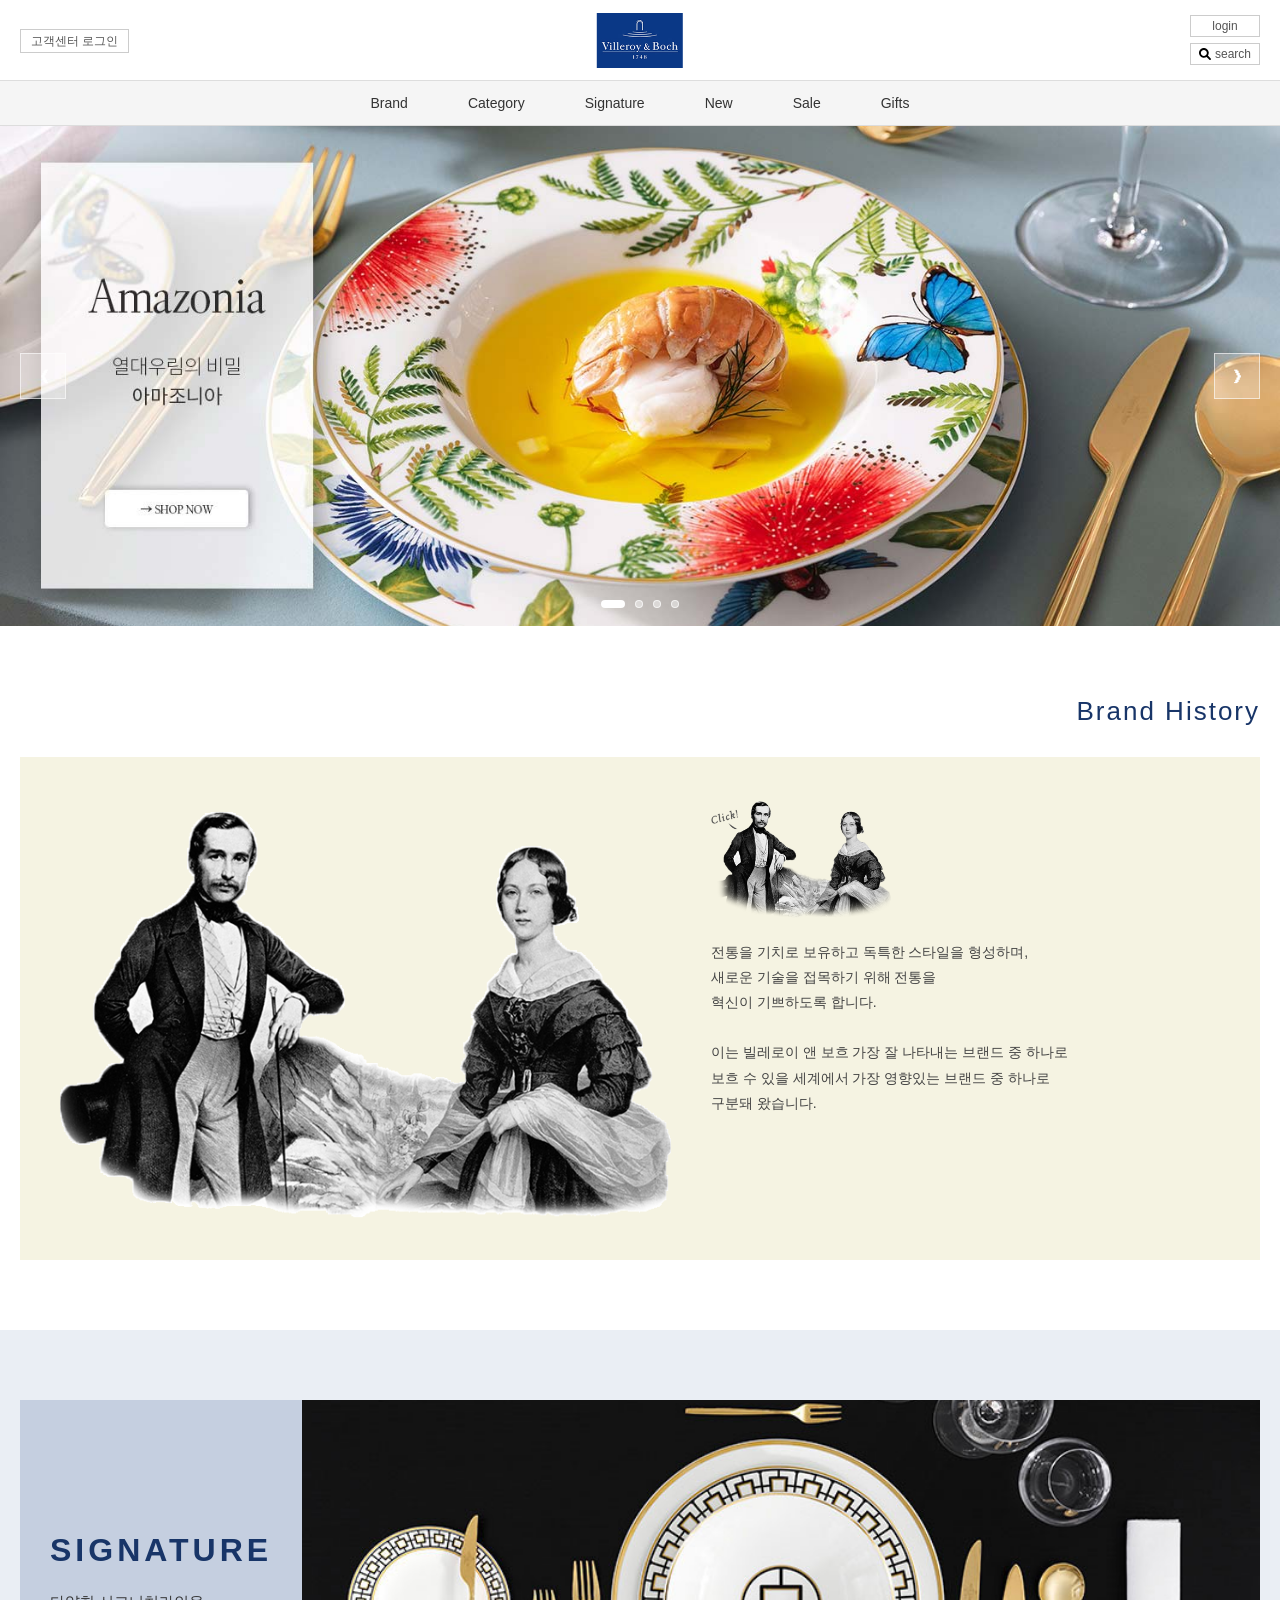
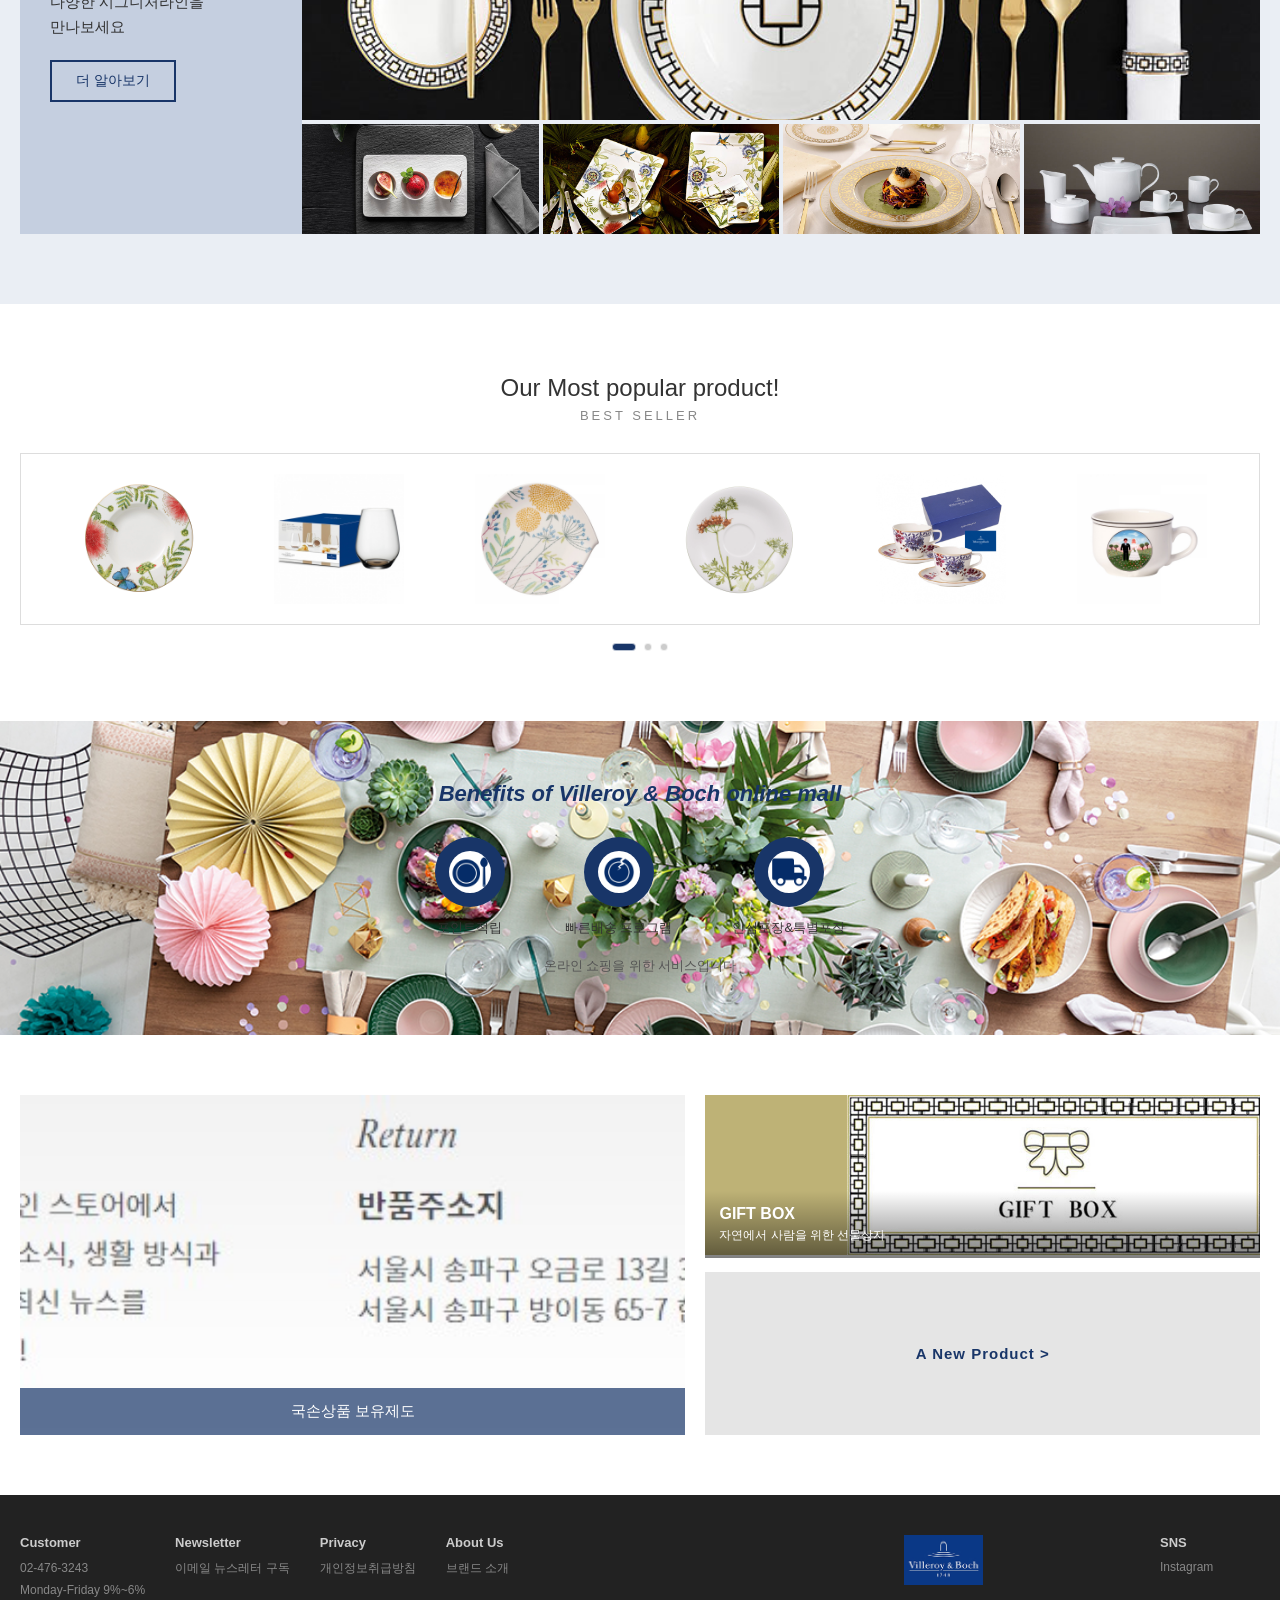
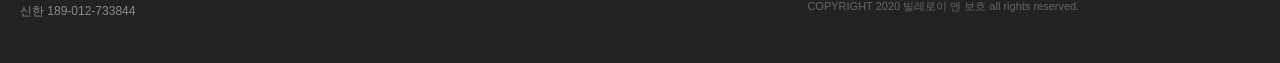
<file: test/index.html>
<!DOCTYPE html>
<html lang="ko">
<head>
  <meta charset="UTF-8">
  <meta name="viewport" content="width=device-width, initial-scale=1.0">
  <title>Villeroy &amp; Boch</title>
  <link rel="stylesheet" href="css/style.css">
</head>
<body>

  <!-- Header -->
  <header id="header">
    <div class="header-top">
      <div class="inner">
        <div class="service">
          <a href="#">고객센터 로그인</a>
        </div>
        <h1 class="logo">
          <a href="#"><img src="img/logo.jpg" alt="Villeroy &amp; Boch"></a>
        </h1>
        <div class="header-right">
          <a href="#" class="btn-login">login</a>
          <a href="#" class="btn-search">
            <img src="img/search.svg" alt="search">
            <span>search</span>
          </a>
        </div>
      </div>
    </div>
    <nav id="nav">
      <div class="inner">
        <ul>
          <li><a href="#">Brand</a></li>
          <li><a href="#">Category</a></li>
          <li><a href="#">Signature</a></li>
          <li><a href="#">New</a></li>
          <li><a href="#">Sale</a></li>
          <li><a href="#">Gifts</a></li>
        </ul>
      </div>
    </nav>
  </header>

  <!-- Slide -->
  <section id="slide">
    <div class="slide-wrap">
      <ul class="slide-list">
        <li><img src="img/slide01.jpg" alt="Amazonia - 열대우림의 비밀"></li>
        <li><img src="img/slide2.jpg" alt="Modern Table Setting"></li>
        <li><img src="img/slide3.jpg" alt="Crystal Glass Collection"></li>
        <li><img src="img/slide4.jpg" alt="Ovenware Collection"></li>
      </ul>
      <button class="slide-btn prev">&#10094;</button>
      <button class="slide-btn next">&#10095;</button>
      <div class="slide-dots">
        <span class="dot active"></span>
        <span class="dot"></span>
        <span class="dot"></span>
        <span class="dot"></span>
      </div>
    </div>
  </section>

  <!-- Main -->
  <main>

    <!-- Story -->
    <section id="story">
      <div class="inner">
        <div class="story-head">
          <h2>Brand History</h2>
        </div>
        <div class="story-body">
          <div class="story-img">
            <img src="img/story-vb.png" alt="brand story">
          </div>
          <div class="story-text">
            <img src="img/story-vb02.png" alt="founders">
            <p>
              전통을 기치로 보유하고 독특한 스타일을 형성하며,<br>
              새로운 기술을 접목하기 위해 전통을<br>
              혁신이 기쁘하도록 합니다.<br><br>
              이는 빌레로이 앤 보흐 가장 잘 나타내는 브랜드 중 하나로<br>
              보흐 수 있을 세계에서 가장 영향있는 브랜드 중 하나로<br>
              구분돼 왔습니다.
            </p>
          </div>
        </div>
      </div>
    </section>

    <!-- Signature -->
    <section id="signature">
      <div class="inner">
        <div class="sig-left">
          <h2>SIGNATURE</h2>
          <p>다양한 시그니처라인을<br>만나보세요</p>
          <a href="#" class="btn-more">더 알아보기</a>
        </div>
        <div class="sig-right">
          <div class="sig-main-img">
            <img src="img/signature01.jpg" alt="signature main">
          </div>
          <div class="sig-thumbs">
            <img src="img/signature02.jpg" alt="">
            <img src="img/signature03.jpg" alt="">
            <img src="img/signature04.jpg" alt="">
            <img src="img/signature05.jpg" alt="">
          </div>
        </div>
      </div>
    </section>

    <!-- Best -->
    <section id="best">
      <div class="inner">
        <h2>Our Most popular product!</h2>
        <p class="best-sub">BEST SELLER</p>
        <ul class="best-list">
          <li><img src="img/best01.jpg" alt="best 1"></li>
          <li><img src="img/best02.jpg" alt="best 2"></li>
          <li><img src="img/best03.jpg" alt="best 3"></li>
          <li><img src="img/best04.jpg" alt="best 4"></li>
          <li><img src="img/best05.jpg" alt="best 5"></li>
          <li><img src="img/best06.jpg" alt="best 6"></li>
        </ul>
        <div class="best-dots">
          <span class="dot active"></span>
          <span class="dot"></span>
          <span class="dot"></span>
        </div>
      </div>
    </section>

  </main>

  <!-- Banner -->
  <section id="banner">
    <div class="banner-bg">
      <div class="banner-content">
        <p class="banner-title">Benefits of Villeroy &amp; Boch online mall</p>
        <div class="banner-icons">
          <div class="banner-icon">
            <img src="img/icon1.png" alt="포인트적립">
            <span>포인트적립</span>
          </div>
          <div class="banner-icon">
            <img src="img/icon2.png" alt="빠른배송">
            <span>빠른배송 프로그램</span>
          </div>
          <div class="banner-icon">
            <img src="img/icon3.png" alt="안심포장">
            <span>안심포장&특별포장</span>
          </div>
        </div>
        <p class="banner-sub">온라인 쇼핑을 위한 서비스입니다</p>
      </div>
    </div>
  </section>

  <!-- Service -->
  <section id="service">
    <div class="inner">
      <div class="service-left">
        <img src="img/footer.jpg" alt="국손상품 보유제도">
        <p class="service-label">국손상품 보유제도</p>
      </div>
      <div class="service-right">
        <div class="service-item gift">
          <img src="img/gift.jpg" alt="GIFT BOX">
          <div class="service-item-text">
            <strong>GIFT BOX</strong>
            <p>자연에서 사람을 위한 선물상자</p>
          </div>
        </div>
        <div class="service-item new">
          <a href="#">A New Product &gt;</a>
        </div>
      </div>
    </div>
  </section>

  <!-- Footer -->
  <footer id="footer">
    <div class="inner">
      <div class="foot-link">
        <dl>
          <dt>Customer</dt>
          <dd>02-476-3243</dd>
          <dd>Monday-Friday 9%~6%</dd>
          <dd>신한 189-012-733844</dd>
        </dl>
        <dl>
          <dt>Newsletter</dt>
          <dd>이메일 뉴스레터 구독</dd>
        </dl>
        <dl>
          <dt>Privacy</dt>
          <dd>개인정보취급방침</dd>
        </dl>
        <dl>
          <dt>About Us</dt>
          <dd>브랜드 소개</dd>
        </dl>
      </div>
      <div class="foot-logo">
        <a href="#"><img src="img/logo.jpg" alt="Villeroy &amp; Boch"></a>
        <p>COPYRIGHT 2020 빌레로이 앤 보흐 all rights reserved.</p>
      </div>
      <div class="foot-sns">
        <p class="sns-title">SNS</p>
        <a href="#" class="sns-link">Instagram</a>
      </div>
    </div>
  </footer>

  <script src="js/main.js"></script>
</body>
</html>
</file>
<file: test/css/style.css>
/* ===========================
   Reset & Base
=========================== */
* {
  margin: 0;
  padding: 0;
  box-sizing: border-box;
}

body {
  font-family: '맑은 고딕', 'Malgun Gothic', sans-serif;
  color: #333;
  background: #fff;
}

a {
  text-decoration: none;
  color: inherit;
}

ul, ol {
  list-style: none;
}

img {
  display: block;
  max-width: 100%;
}

.inner {
  max-width: 1300px;
  margin: 0 auto;
  padding: 0 20px;
}

/* ===========================
   Header
=========================== */
#header {
  width: 100%;
  border-bottom: 1px solid #ddd;
}

.header-top .inner {
  display: flex;
  align-items: center;
  justify-content: space-between;
  height: 80px;
}

.service a {
  font-size: 12px;
  color: #555;
  border: 1px solid #ccc;
  padding: 4px 10px;
}

.logo {
  position: absolute;
  left: 50%;
  transform: translateX(-50%);
}

.logo img {
  height: 55px;
  width: auto;
}

.header-right {
  display: flex;
  align-items: center;
  gap: 6px;
  flex-direction: column;
}

.btn-login,
.btn-search {
  font-size: 12px;
  color: #555;
  border: 1px solid #ccc;
  padding: 3px 10px;
  display: flex;
  align-items: center;
  gap: 4px;
  width: 70px;
  justify-content: center;
}

.btn-search img {
  width: 12px;
  height: 12px;
}

/* Nav */
#nav {
  background: #f5f5f5;
  border-top: 1px solid #ddd;
}

#nav .inner {
  padding: 0 20px;
}

#nav ul {
  display: flex;
  justify-content: center;
  gap: 0;
}

#nav ul li a {
  display: block;
  padding: 14px 30px;
  font-size: 14px;
  color: #333;
  font-weight: 500;
  transition: color 0.2s;
}

#nav ul li a:hover {
  color: #183568;
}

/* ===========================
   Slide
=========================== */
#slide {
  width: 100%;
  overflow: hidden;
}

.slide-wrap {
  position: relative;
  width: 100%;
  overflow: hidden;
}

.slide-list {
  display: flex;
  transition: transform 0.6s cubic-bezier(0.4, 0, 0.2, 1);
}

.slide-list li {
  min-width: 100%;
  position: relative;
}

.slide-list li img {
  width: 100%;
  height: 500px;
  object-fit: cover;
  display: block;
}

.slide-btn {
  position: absolute;
  top: 50%;
  transform: translateY(-50%);
  background: rgba(255, 255, 255, 0.25);
  color: #fff;
  border: 1px solid rgba(255, 255, 255, 0.6);
  width: 46px;
  height: 46px;
  font-size: 18px;
  cursor: pointer;
  z-index: 10;
  transition: background 0.2s;
  display: flex;
  align-items: center;
  justify-content: center;
}

.slide-btn:hover {
  background: rgba(255, 255, 255, 0.5);
}

.slide-btn.prev { left: 20px; }
.slide-btn.next { right: 20px; }

.slide-dots {
  position: absolute;
  bottom: 18px;
  left: 50%;
  transform: translateX(-50%);
  display: flex;
  gap: 10px;
}

.dot {
  width: 8px;
  height: 8px;
  border-radius: 50%;
  background: rgba(255, 255, 255, 0.45);
  cursor: pointer;
  transition: all 0.2s;
  border: 1px solid rgba(255,255,255,0.7);
}

.dot.active {
  background: #fff;
  width: 24px;
  border-radius: 4px;
}

/* ===========================
   Story
=========================== */
#story {
  padding: 70px 0;
  background: #fff;
}

.story-head {
  text-align: right;
  margin-bottom: 30px;
}

.story-head h2 {
  font-size: 26px;
  font-weight: 300;
  color: #183568;
  letter-spacing: 2px;
}

.story-body {
  display: flex;
  gap: 40px;
  align-items: flex-start;
  background: #f5f3e2;
  padding: 40px;
}

.story-img {
  flex: 1.2;
}

.story-img img {
  width: 100%;
  height: auto;
}

.story-text {
  flex: 1;
  display: flex;
  flex-direction: column;
  gap: 20px;
}

.story-text img {
  max-width: 180px;
}

.story-text p {
  font-size: 14px;
  line-height: 1.8;
  color: #444;
}

/* ===========================
   Signature
=========================== */
#signature {
  padding: 70px 0;
  background: #eaeef4;
}

#signature .inner {
  display: flex;
  gap: 0;
  align-items: stretch;
}

.sig-left {
  flex: 0 0 280px;
  display: flex;
  flex-direction: column;
  justify-content: center;
  gap: 20px;
  padding: 40px 30px;
  background: #c5cfe0;
}

.sig-left h2 {
  font-size: 32px;
  font-weight: 700;
  color: #183568;
  letter-spacing: 4px;
}

.sig-left p {
  font-size: 15px;
  line-height: 1.7;
  color: #333;
}

.btn-more {
  display: inline-block;
  padding: 10px 24px;
  border: 2px solid #183568;
  color: #183568;
  font-size: 14px;
  font-weight: 500;
  width: fit-content;
  transition: all 0.2s;
}

.btn-more:hover {
  background: #183568;
  color: #fff;
}

.sig-right {
  flex: 1;
  display: flex;
  flex-direction: column;
  gap: 4px;
}

.sig-main-img img {
  width: 100%;
  height: 320px;
  object-fit: cover;
}

.sig-thumbs {
  display: flex;
  gap: 4px;
}

.sig-thumbs img {
  flex: 1;
  height: 110px;
  object-fit: cover;
}

/* ===========================
   Best
=========================== */
#best {
  padding: 70px 0;
  background: #fff;
}

#best h2 {
  text-align: center;
  font-size: 24px;
  font-weight: 300;
  color: #333;
  margin-bottom: 6px;
}

.best-sub {
  text-align: center;
  font-size: 13px;
  color: #888;
  letter-spacing: 3px;
  margin-bottom: 30px;
}

.best-list {
  display: flex;
  gap: 6px;
  border: 1px solid #ddd;
  padding: 20px;
}

.best-list li {
  flex: 1;
}

.best-list li img {
  width: 100%;
  height: 130px;
  object-fit: contain;
}

.best-dots {
  display: flex;
  justify-content: center;
  gap: 8px;
  margin-top: 18px;
}

.best-dots .dot {
  background: #ccc;
}

.best-dots .dot.active {
  background: #183568;
}

/* ===========================
   Banner
=========================== */
#banner {
  width: 100%;
}

.banner-bg {
  background: url('../img/bannerbg.jpg') center/cover no-repeat;
  padding: 60px 20px;
  text-align: center;
}

.banner-title {
  font-size: 22px;
  font-style: italic;
  color: #183568;
  font-weight: 600;
  margin-bottom: 30px;
}

.banner-icons {
  display: flex;
  justify-content: center;
  gap: 60px;
  margin-bottom: 20px;
}

.banner-icon {
  display: flex;
  flex-direction: column;
  align-items: center;
  gap: 12px;
}

.banner-icon img {
  width: 70px;
  height: 70px;
  object-fit: contain;
  background: #183568;
  border-radius: 50%;
  padding: 14px;
}

.banner-icon span {
  font-size: 13px;
  color: #333;
  font-weight: 500;
}

.banner-sub {
  font-size: 13px;
  color: #555;
}

/* ===========================
   Service
=========================== */
#service {
  padding: 60px 0;
  background: #fff;
}

#service .inner {
  display: flex;
  gap: 20px;
  align-items: stretch;
}

.service-left {
  flex: 1.2;
  position: relative;
  overflow: hidden;
}

.service-left img {
  width: 100%;
  height: 340px;
  object-fit: cover;
}

.service-label {
  position: absolute;
  bottom: 0;
  left: 0;
  width: 100%;
  background: rgba(24, 53, 104, 0.7);
  color: #fff;
  text-align: center;
  padding: 14px;
  font-size: 15px;
  font-weight: 500;
}

.service-right {
  flex: 1;
  display: flex;
  flex-direction: column;
  gap: 14px;
}

.service-item {
  flex: 1;
  overflow: hidden;
  position: relative;
}

.service-item img {
  width: 100%;
  height: 160px;
  object-fit: cover;
}

.service-item-text {
  position: absolute;
  bottom: 0;
  left: 0;
  padding: 14px;
  color: #fff;
  background: linear-gradient(transparent, rgba(0,0,0,0.5));
  width: 100%;
}

.service-item-text strong {
  display: block;
  font-size: 16px;
  margin-bottom: 4px;
}

.service-item-text p {
  font-size: 12px;
}

.service-item.new {
  background: #e5e5e5;
  display: flex;
  align-items: center;
  justify-content: center;
}

.service-item.new a {
  font-size: 15px;
  font-weight: 600;
  color: #183568;
  letter-spacing: 1px;
}

/* ===========================
   Footer
=========================== */
#footer {
  background: #222;
  padding: 40px 0;
  color: #aaa;
}

#footer .inner {
  display: flex;
  gap: 40px;
  align-items: flex-start;
}

.foot-link {
  flex: 2;
  display: flex;
  gap: 30px;
}

.foot-link dl dt {
  font-size: 13px;
  font-weight: 600;
  color: #ccc;
  margin-bottom: 8px;
}

.foot-link dl dd {
  font-size: 12px;
  color: #888;
  line-height: 1.8;
}

.foot-logo {
  flex: 1;
  display: flex;
  flex-direction: column;
  align-items: center;
  gap: 14px;
}

.foot-logo img {
  height: 50px;
  width: auto;
}

.foot-logo p {
  font-size: 11px;
  color: #666;
  text-align: center;
}

.foot-sns {
  flex: 0 0 100px;
  display: flex;
  flex-direction: column;
  gap: 10px;
}

.sns-title {
  font-size: 13px;
  font-weight: 600;
  color: #ccc;
}

.sns-link {
  font-size: 12px;
  color: #888;
  transition: color 0.2s;
}

.sns-link:hover {
  color: #fff;
}
</file>
